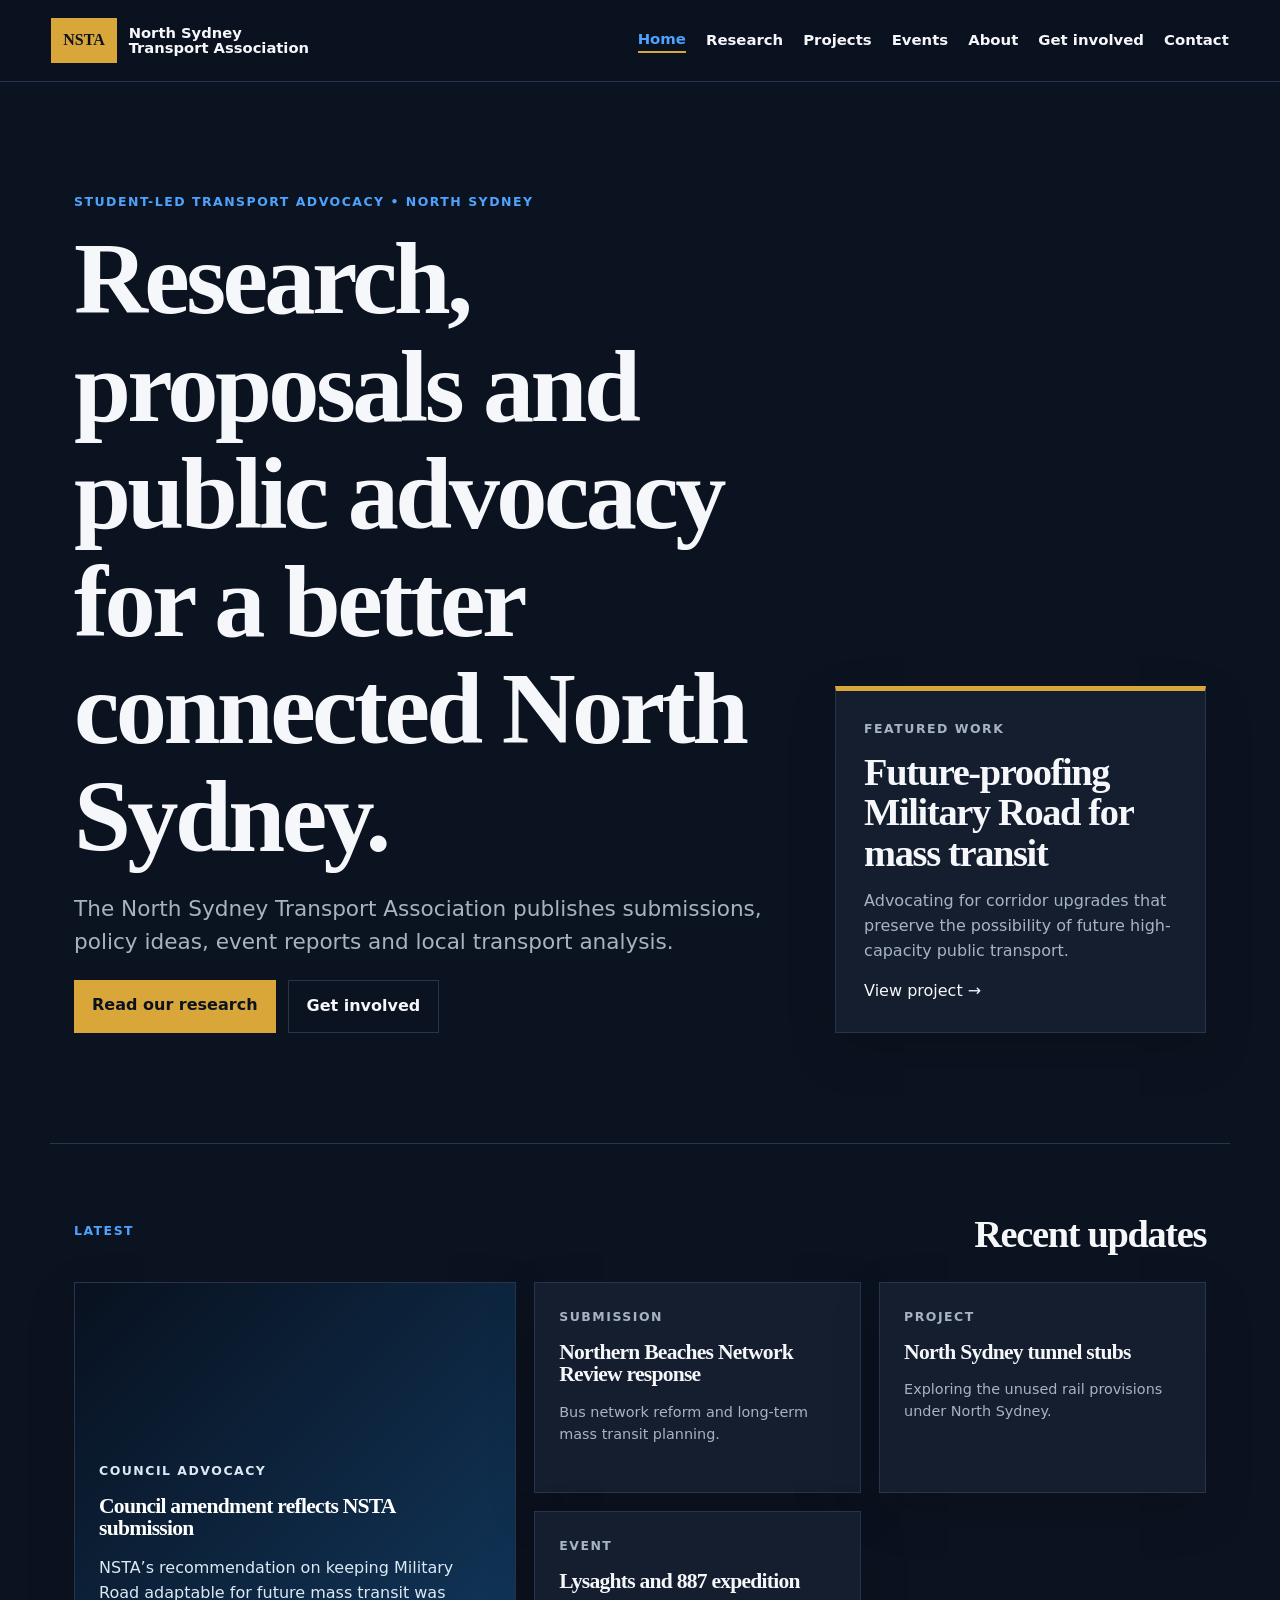
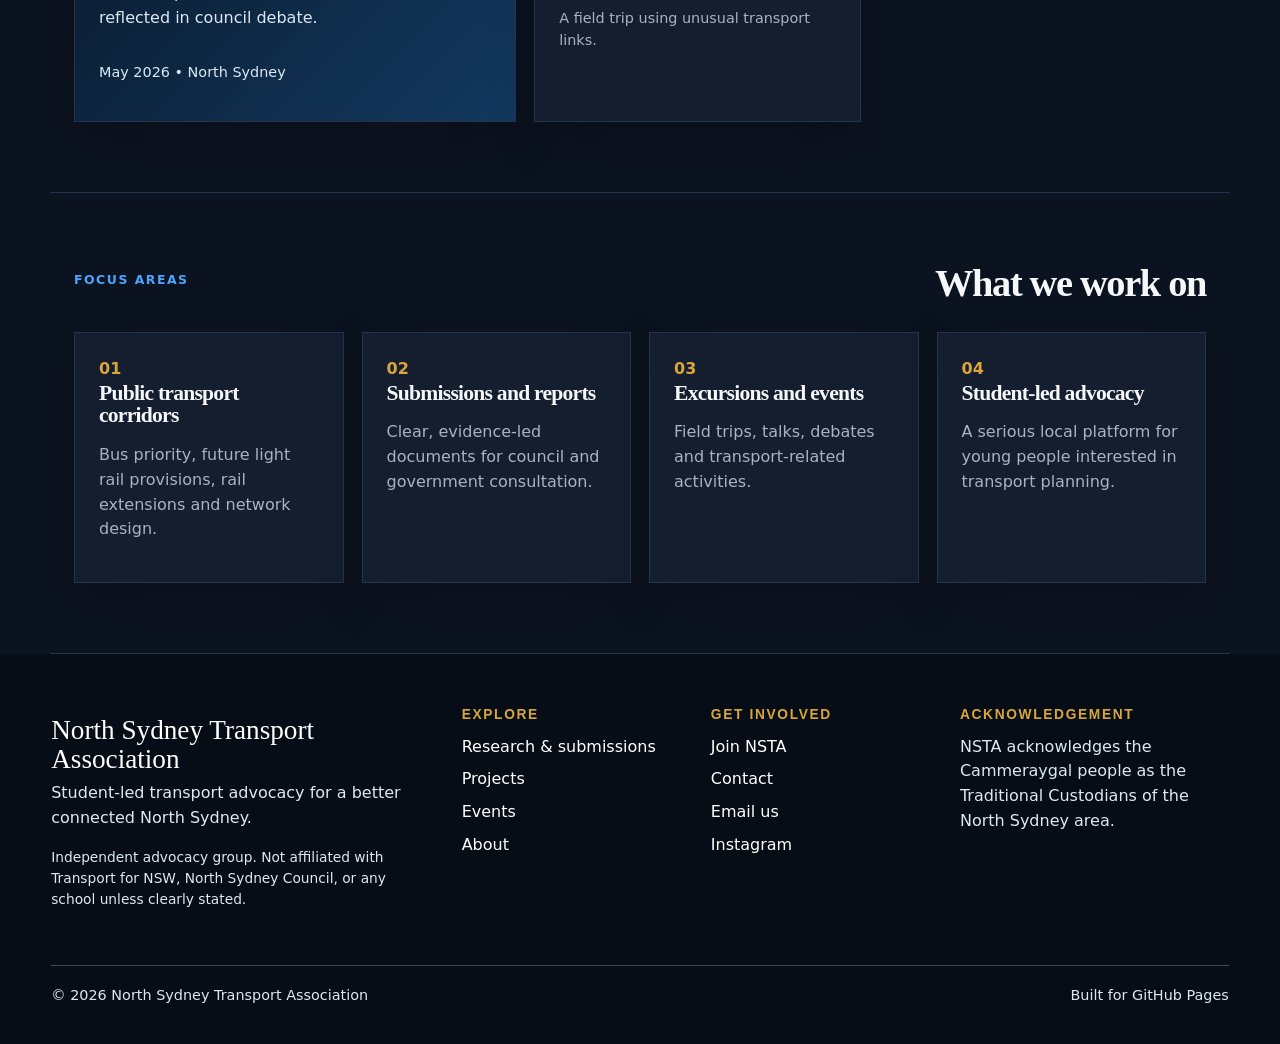
<file: index.html>
<!doctype html>
<html lang="en-AU">
<head>
  <meta charset="utf-8">
  <meta name="viewport" content="width=device-width,initial-scale=1">
  <title>Home | North Sydney Transport Association</title>
  <meta name="description" content="North Sydney Transport Association — student-led transport advocacy for a better connected North Sydney.">
  <link rel="stylesheet" href="styles.css">
</head>
<body>
  <header class="site-header">
    <a class="brand" href="index.html"><span class="brand-mark">NSTA</span><span class="brand-text">North Sydney<br>Transport Association</span></a>
    <button class="menu-toggle" aria-label="Open menu" aria-expanded="false">Menu</button>
    <nav class="nav" data-nav>
        <a class="active" href="index.html">Home</a>
        <a class="" href="research.html">Research</a>
        <a class="" href="projects.html">Projects</a>
        <a class="" href="events.html">Events</a>
        <a class="" href="about.html">About</a>
        <a class="" href="get-involved.html">Get involved</a>
        <a class="" href="contact.html">Contact</a>
    </nav>
  </header>
  <main>
    <section class="hero"><div class="hero-copy"><p class="eyebrow">Student-led transport advocacy • North Sydney</p><h1>Research, proposals and public advocacy for a better connected North Sydney.</h1><p class="lede">The North Sydney Transport Association publishes submissions, policy ideas, event reports and local transport analysis.</p><div class="hero-actions"><a class="button" href="research.html">Read our research</a><a class="button secondary" href="get-involved.html">Get involved</a></div></div><aside class="feature-card"><p class="label">Featured work</p><h2>Future-proofing Military Road for mass transit</h2><p>Advocating for corridor upgrades that preserve the possibility of future high-capacity public transport.</p><a href="projects.html">View project →</a></aside></section>
    <section class="section"><div class="section-heading"><p class="eyebrow">Latest</p><h2>Recent updates</h2></div><div class="latest-grid"><article class="main-story card"><p class="tag">Council advocacy</p><h3><a href="research.html">Council amendment reflects NSTA submission</a></h3><p>NSTA’s recommendation on keeping Military Road adaptable for future mass transit was reflected in council debate.</p><p class="meta">May 2026 • North Sydney</p></article><article class="card"><p class="tag">Submission</p><h3><a href="research.html">Northern Beaches Network Review response</a></h3><p class="meta">Bus network reform and long-term mass transit planning.</p></article><article class="card"><p class="tag">Project</p><h3><a href="projects.html">North Sydney tunnel stubs</a></h3><p class="meta">Exploring the unused rail provisions under North Sydney.</p></article><article class="card"><p class="tag">Event</p><h3><a href="events.html">Lysaghts and 887 expedition</a></h3><p class="meta">A field trip using unusual transport links.</p></article></div></section>
    <section class="section"><div class="section-heading"><p class="eyebrow">Focus areas</p><h2>What we work on</h2></div><div class="topic-grid"><a class="topic" href="projects.html"><span>01</span><h3>Public transport corridors</h3><p>Bus priority, future light rail provisions, rail extensions and network design.</p></a><a class="topic" href="research.html"><span>02</span><h3>Submissions and reports</h3><p>Clear, evidence-led documents for council and government consultation.</p></a><a class="topic" href="events.html"><span>03</span><h3>Excursions and events</h3><p>Field trips, talks, debates and transport-related activities.</p></a><a class="topic" href="about.html"><span>04</span><h3>Student-led advocacy</h3><p>A serious local platform for young people interested in transport planning.</p></a></div></section>
  </main>
  <footer class="big-footer">
    <div class="footer-grid">
      <div><a class="footer-brand" href="index.html">North Sydney Transport Association</a><p>Student-led transport advocacy for a better connected North Sydney.</p><p class="small">Independent advocacy group. Not affiliated with Transport for NSW, North Sydney Council, or any school unless clearly stated.</p></div>
      <div><h3>Explore</h3><a href="research.html">Research & submissions</a><a href="projects.html">Projects</a><a href="events.html">Events</a><a href="about.html">About</a></div>
      <div><h3>Get involved</h3><a href="get-involved.html">Join NSTA</a><a href="contact.html">Contact</a><a href="mailto:northsydneytransportassociation@gmail.com">Email us</a><a href="#">Instagram</a></div>
      <div><h3>Acknowledgement</h3><p>NSTA acknowledges the Cammeraygal people as the Traditional Custodians of the North Sydney area.</p></div>
    </div>
    <div class="footer-bottom"><p>© <span id="year"></span> North Sydney Transport Association</p><p>Built for GitHub Pages</p></div>
  </footer>
  <script src="script.js"></script>
</body>
</html>
</file>
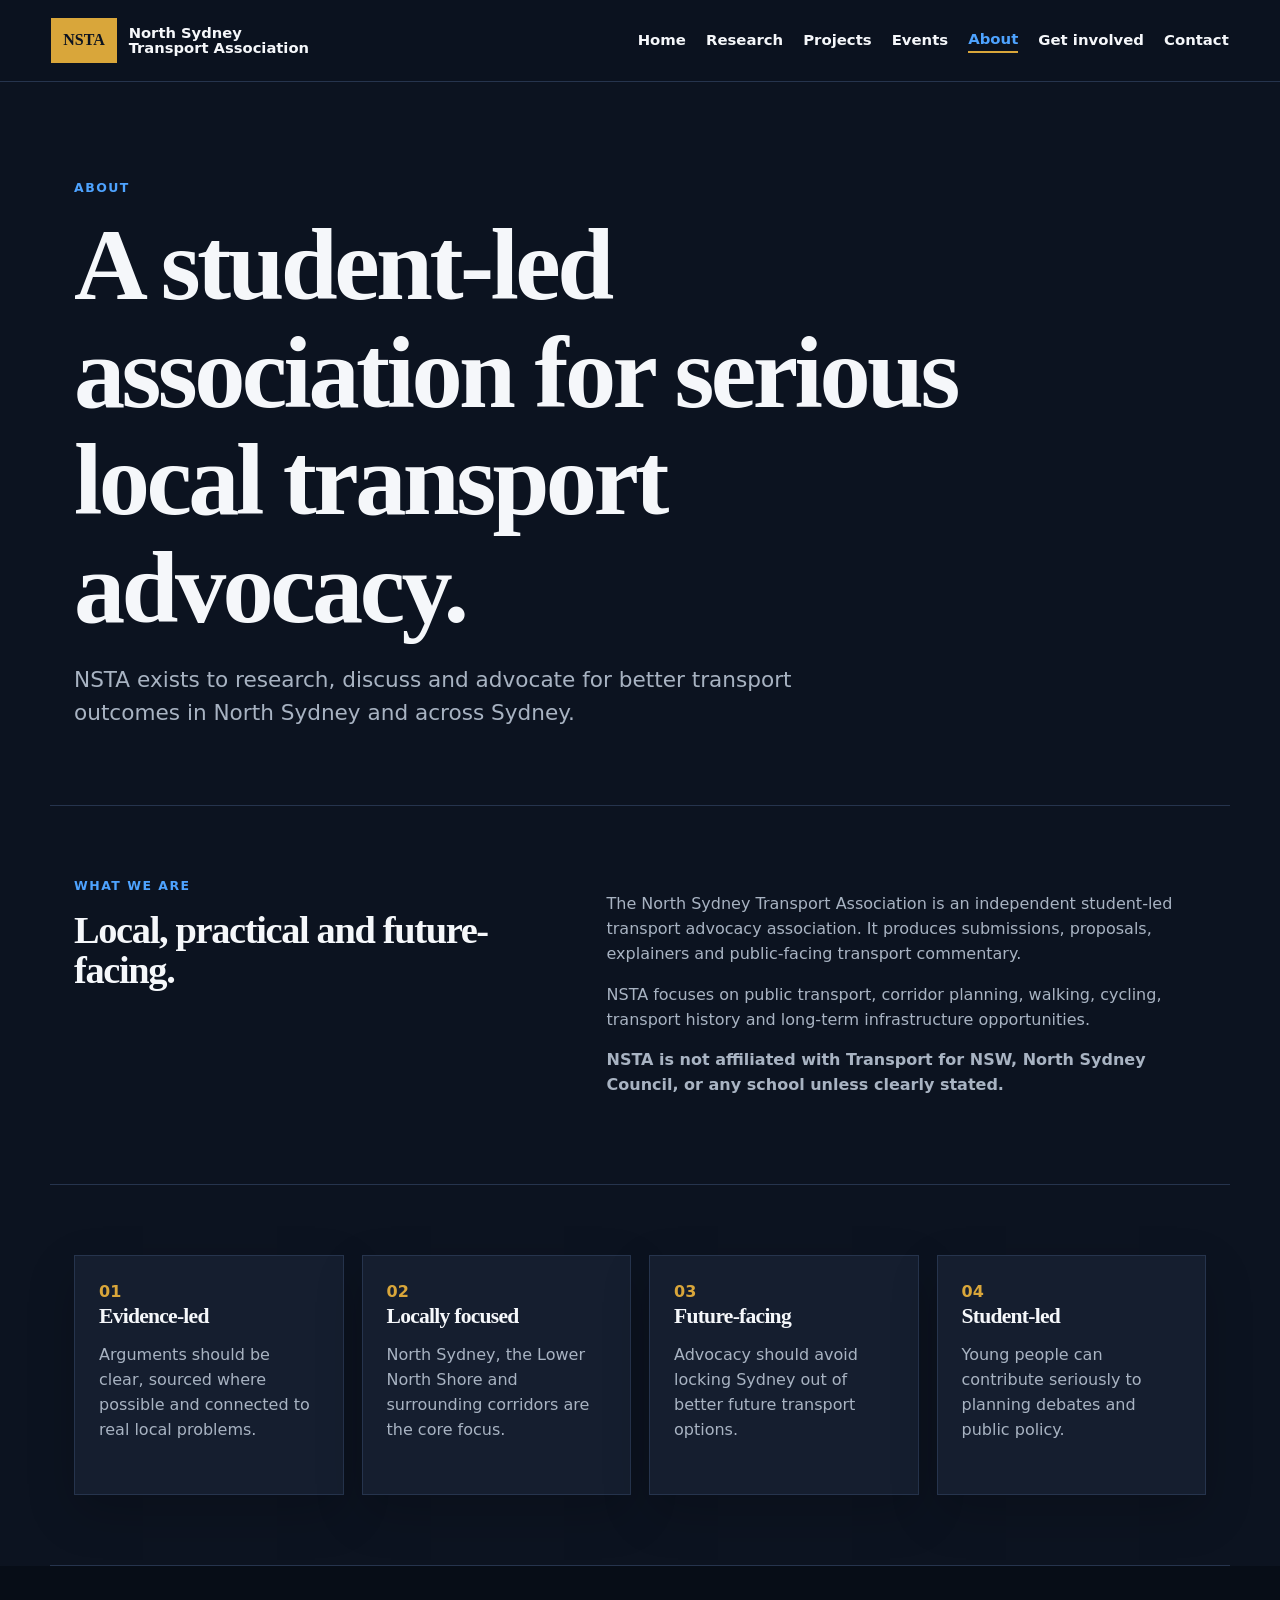
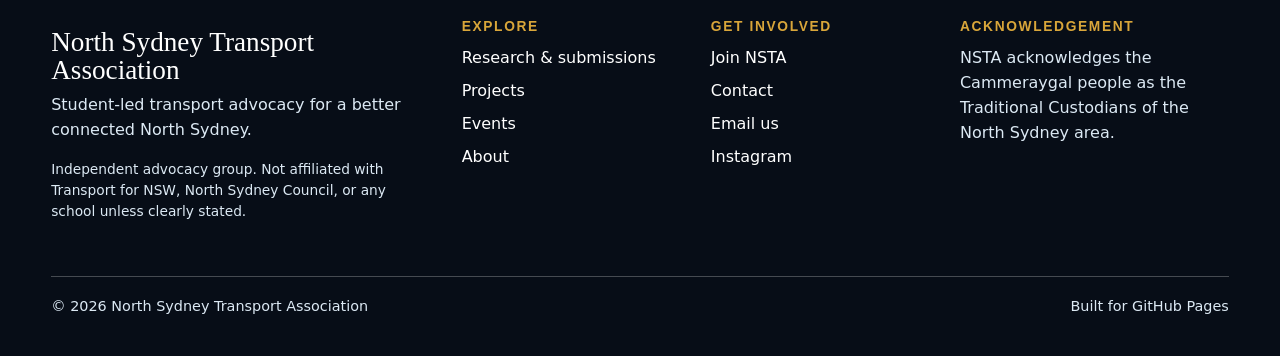
<file: about.html>
<!doctype html>
<html lang="en-AU">
<head>
  <meta charset="utf-8">
  <meta name="viewport" content="width=device-width,initial-scale=1">
  <title>About | North Sydney Transport Association</title>
  <meta name="description" content="North Sydney Transport Association — student-led transport advocacy for a better connected North Sydney.">
  <link rel="stylesheet" href="styles.css">
</head>
<body>
  <header class="site-header">
    <a class="brand" href="index.html"><span class="brand-mark">NSTA</span><span class="brand-text">North Sydney<br>Transport Association</span></a>
    <button class="menu-toggle" aria-label="Open menu" aria-expanded="false">Menu</button>
    <nav class="nav" data-nav>
        <a class="" href="index.html">Home</a>
        <a class="" href="research.html">Research</a>
        <a class="" href="projects.html">Projects</a>
        <a class="" href="events.html">Events</a>
        <a class="active" href="about.html">About</a>
        <a class="" href="get-involved.html">Get involved</a>
        <a class="" href="contact.html">Contact</a>
    </nav>
  </header>
  <main>
    <section class="page-hero"><p class="eyebrow">About</p><h1>A student-led association for serious local transport advocacy.</h1><p class="lede">NSTA exists to research, discuss and advocate for better transport outcomes in North Sydney and across Sydney.</p></section>
    <section class="section split"><div><p class="eyebrow">What we are</p><h2>Local, practical and future-facing.</h2></div><div class="rich-text"><p>The North Sydney Transport Association is an independent student-led transport advocacy association. It produces submissions, proposals, explainers and public-facing transport commentary.</p><p>NSTA focuses on public transport, corridor planning, walking, cycling, transport history and long-term infrastructure opportunities.</p><p><strong>NSTA is not affiliated with Transport for NSW, North Sydney Council, or any school unless clearly stated.</strong></p></div></section>
    <section class="section"><div class="topic-grid"><div class="topic"><span>01</span><h3>Evidence-led</h3><p>Arguments should be clear, sourced where possible and connected to real local problems.</p></div><div class="topic"><span>02</span><h3>Locally focused</h3><p>North Sydney, the Lower North Shore and surrounding corridors are the core focus.</p></div><div class="topic"><span>03</span><h3>Future-facing</h3><p>Advocacy should avoid locking Sydney out of better future transport options.</p></div><div class="topic"><span>04</span><h3>Student-led</h3><p>Young people can contribute seriously to planning debates and public policy.</p></div></div></section>
  </main>
  <footer class="big-footer">
    <div class="footer-grid">
      <div><a class="footer-brand" href="index.html">North Sydney Transport Association</a><p>Student-led transport advocacy for a better connected North Sydney.</p><p class="small">Independent advocacy group. Not affiliated with Transport for NSW, North Sydney Council, or any school unless clearly stated.</p></div>
      <div><h3>Explore</h3><a href="research.html">Research & submissions</a><a href="projects.html">Projects</a><a href="events.html">Events</a><a href="about.html">About</a></div>
      <div><h3>Get involved</h3><a href="get-involved.html">Join NSTA</a><a href="contact.html">Contact</a><a href="mailto:northsydneytransportassociation@gmail.com">Email us</a><a href="#">Instagram</a></div>
      <div><h3>Acknowledgement</h3><p>NSTA acknowledges the Cammeraygal people as the Traditional Custodians of the North Sydney area.</p></div>
    </div>
    <div class="footer-bottom"><p>© <span id="year"></span> North Sydney Transport Association</p><p>Built for GitHub Pages</p></div>
  </footer>
  <script src="script.js"></script>
</body>
</html>
</file>
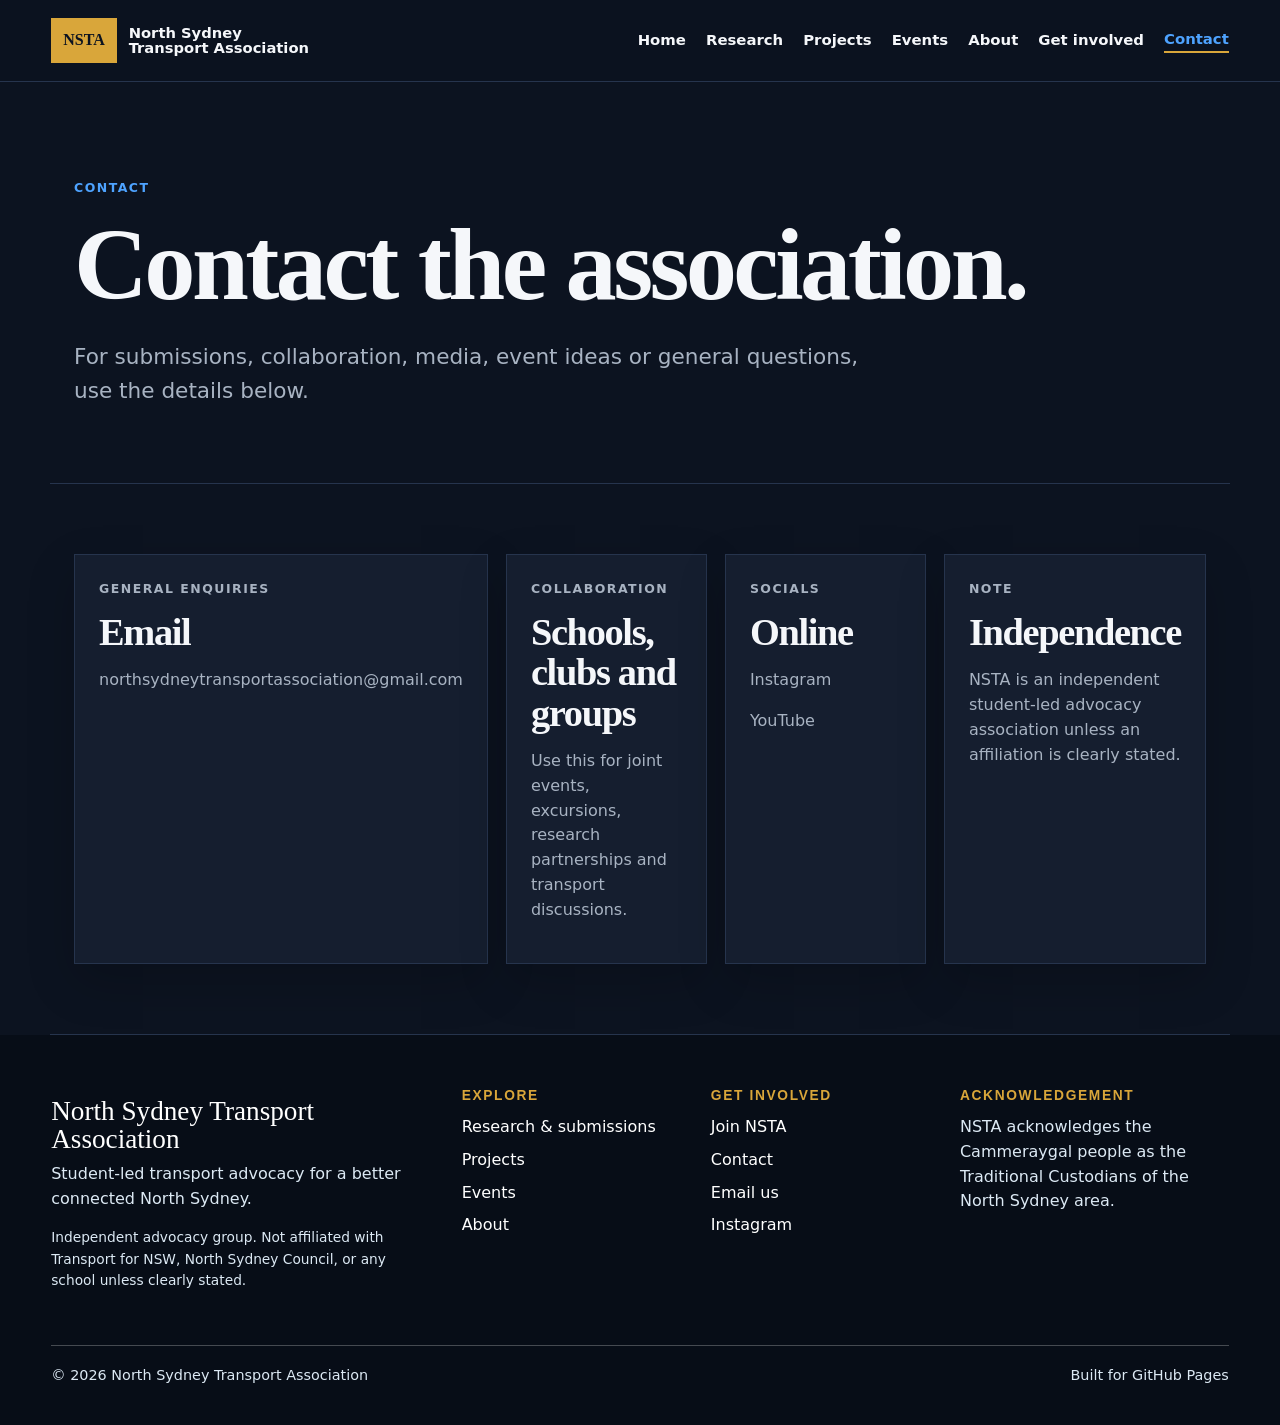
<file: contact.html>
<!doctype html>
<html lang="en-AU">
<head>
  <meta charset="utf-8">
  <meta name="viewport" content="width=device-width,initial-scale=1">
  <title>Contact | North Sydney Transport Association</title>
  <meta name="description" content="North Sydney Transport Association — student-led transport advocacy for a better connected North Sydney.">
  <link rel="stylesheet" href="styles.css">
</head>
<body>
  <header class="site-header">
    <a class="brand" href="index.html"><span class="brand-mark">NSTA</span><span class="brand-text">North Sydney<br>Transport Association</span></a>
    <button class="menu-toggle" aria-label="Open menu" aria-expanded="false">Menu</button>
    <nav class="nav" data-nav>
        <a class="" href="index.html">Home</a>
        <a class="" href="research.html">Research</a>
        <a class="" href="projects.html">Projects</a>
        <a class="" href="events.html">Events</a>
        <a class="" href="about.html">About</a>
        <a class="" href="get-involved.html">Get involved</a>
        <a class="active" href="contact.html">Contact</a>
    </nav>
  </header>
  <main>
    <section class="page-hero"><p class="eyebrow">Contact</p><h1>Contact the association.</h1><p class="lede">For submissions, collaboration, media, event ideas or general questions, use the details below.</p></section>
    <section class="section contact-grid"><div class="contact-card"><p class="tag">General enquiries</p><h2>Email</h2><p><a href="mailto:northsydneytransportassociation@gmail.com">northsydneytransportassociation@gmail.com</a></p></div><div class="contact-card"><p class="tag">Collaboration</p><h2>Schools, clubs and groups</h2><p>Use this for joint events, excursions, research partnerships and transport discussions.</p></div><div class="contact-card"><p class="tag">Socials</p><h2>Online</h2><p><a href="#">Instagram</a></p><p><a href="#">YouTube</a></p></div><div class="contact-card"><p class="tag">Note</p><h2>Independence</h2><p>NSTA is an independent student-led advocacy association unless an affiliation is clearly stated.</p></div></section>
  </main>
  <footer class="big-footer">
    <div class="footer-grid">
      <div><a class="footer-brand" href="index.html">North Sydney Transport Association</a><p>Student-led transport advocacy for a better connected North Sydney.</p><p class="small">Independent advocacy group. Not affiliated with Transport for NSW, North Sydney Council, or any school unless clearly stated.</p></div>
      <div><h3>Explore</h3><a href="research.html">Research & submissions</a><a href="projects.html">Projects</a><a href="events.html">Events</a><a href="about.html">About</a></div>
      <div><h3>Get involved</h3><a href="get-involved.html">Join NSTA</a><a href="contact.html">Contact</a><a href="mailto:northsydneytransportassociation@gmail.com">Email us</a><a href="#">Instagram</a></div>
      <div><h3>Acknowledgement</h3><p>NSTA acknowledges the Cammeraygal people as the Traditional Custodians of the North Sydney area.</p></div>
    </div>
    <div class="footer-bottom"><p>© <span id="year"></span> North Sydney Transport Association</p><p>Built for GitHub Pages</p></div>
  </footer>
  <script src="script.js"></script>
</body>
</html>
</file>
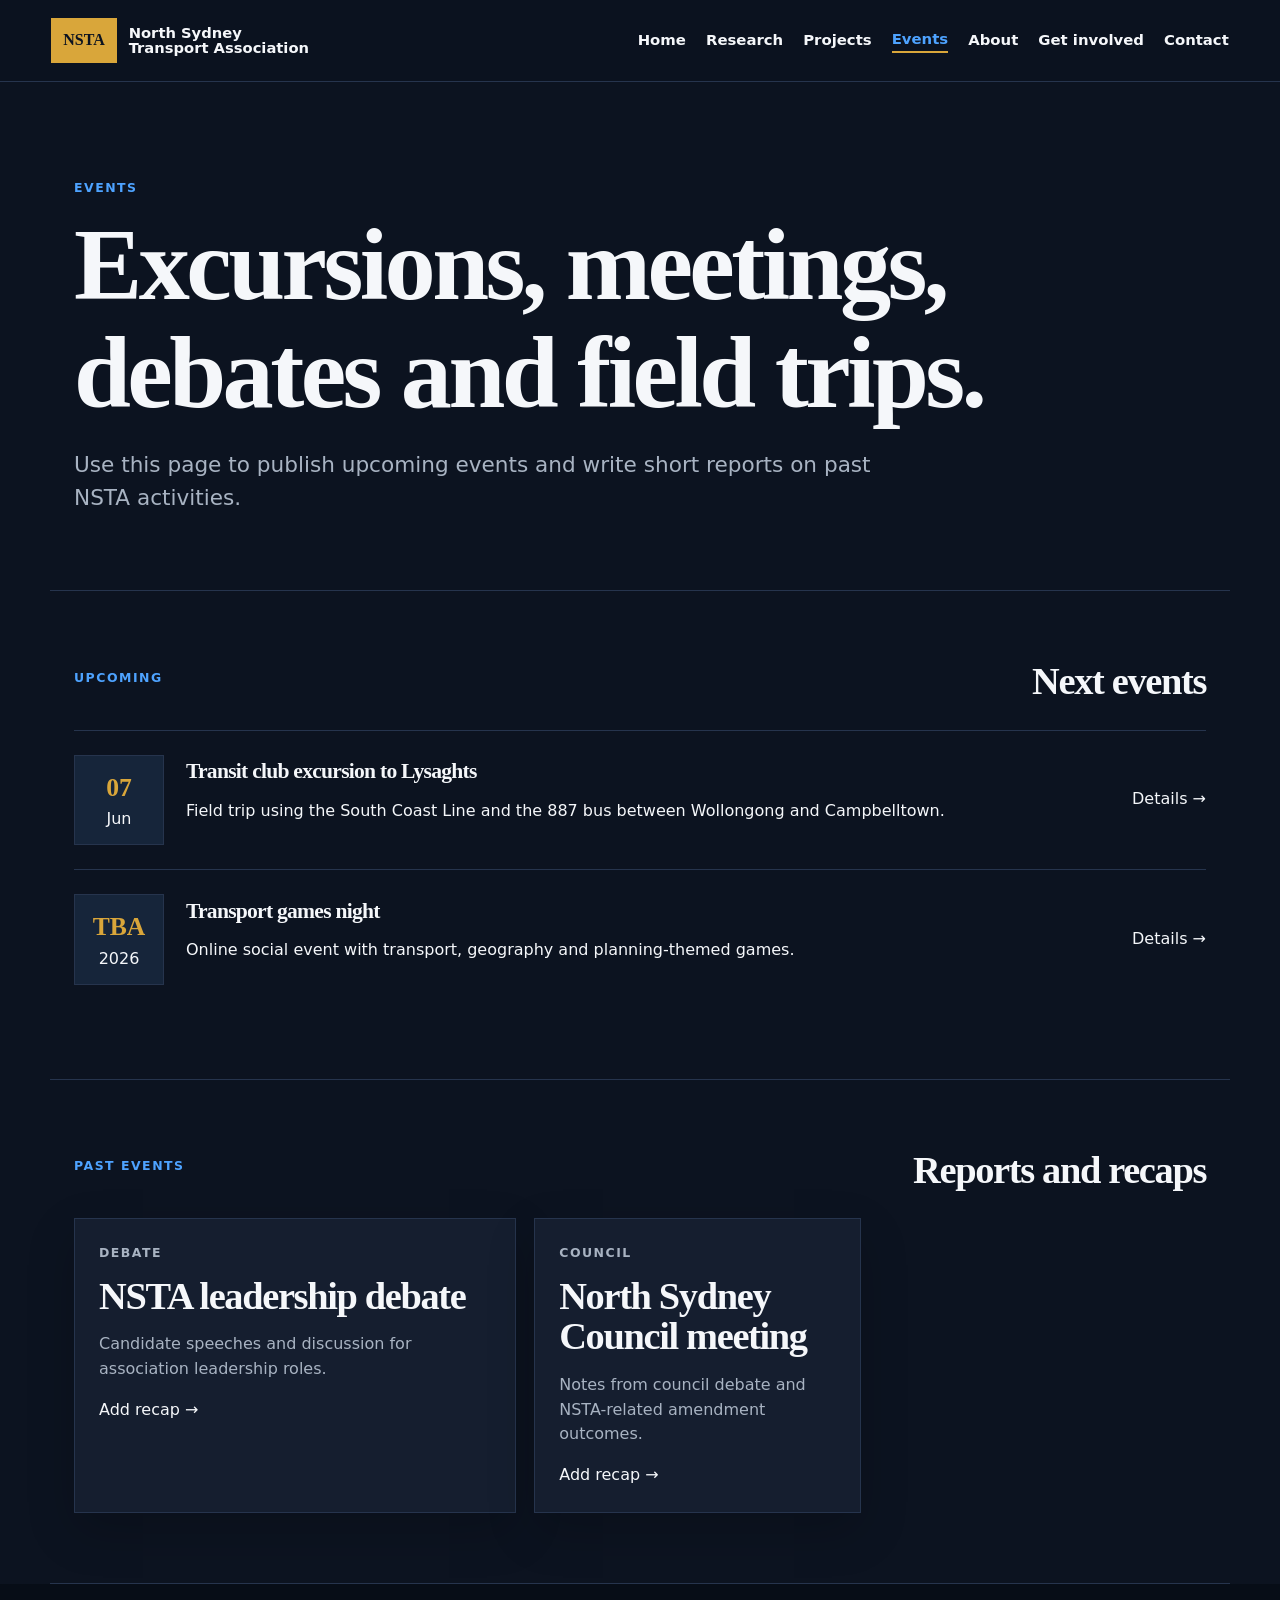
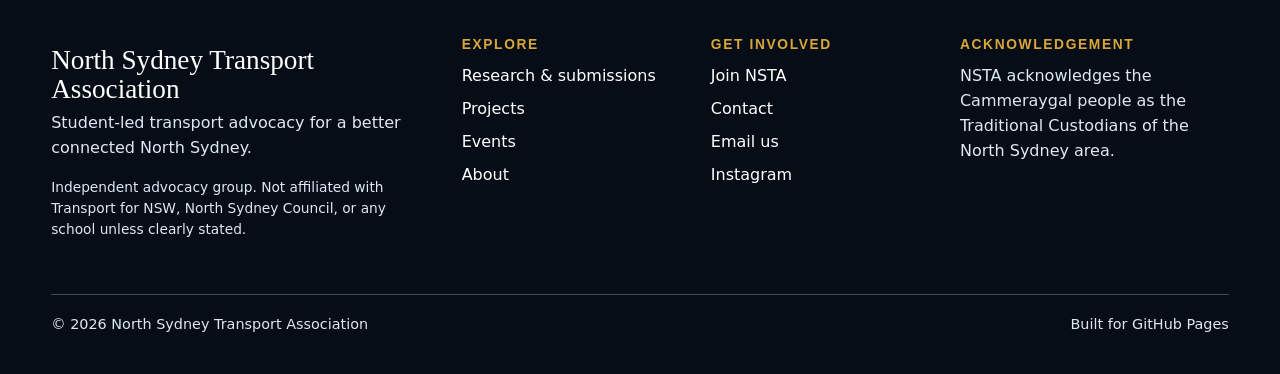
<file: events.html>
<!doctype html>
<html lang="en-AU">
<head>
  <meta charset="utf-8">
  <meta name="viewport" content="width=device-width,initial-scale=1">
  <title>Events | North Sydney Transport Association</title>
  <meta name="description" content="North Sydney Transport Association — student-led transport advocacy for a better connected North Sydney.">
  <link rel="stylesheet" href="styles.css">
</head>
<body>
  <header class="site-header">
    <a class="brand" href="index.html"><span class="brand-mark">NSTA</span><span class="brand-text">North Sydney<br>Transport Association</span></a>
    <button class="menu-toggle" aria-label="Open menu" aria-expanded="false">Menu</button>
    <nav class="nav" data-nav>
        <a class="" href="index.html">Home</a>
        <a class="" href="research.html">Research</a>
        <a class="" href="projects.html">Projects</a>
        <a class="active" href="events.html">Events</a>
        <a class="" href="about.html">About</a>
        <a class="" href="get-involved.html">Get involved</a>
        <a class="" href="contact.html">Contact</a>
    </nav>
  </header>
  <main>
    <section class="page-hero"><p class="eyebrow">Events</p><h1>Excursions, meetings, debates and field trips.</h1><p class="lede">Use this page to publish upcoming events and write short reports on past NSTA activities.</p></section>
    <section class="section"><div class="section-heading"><p class="eyebrow">Upcoming</p><h2>Next events</h2></div><div class="event-row"><div class="date-box"><strong>07</strong><span>Jun</span></div><div><h3>Transit club excursion to Lysaghts</h3><p>Field trip using the South Coast Line and the 887 bus between Wollongong and Campbelltown.</p></div><a href="#">Details →</a></div><div class="event-row"><div class="date-box"><strong>TBA</strong><span>2026</span></div><div><h3>Transport games night</h3><p>Online social event with transport, geography and planning-themed games.</p></div><a href="#">Details →</a></div></section>
    <section class="section"><div class="section-heading"><p class="eyebrow">Past events</p><h2>Reports and recaps</h2></div><div class="archive-grid"><article class="archive-card"><p class="tag">Debate</p><h2>NSTA leadership debate</h2><p>Candidate speeches and discussion for association leadership roles.</p><a href="#">Add recap →</a></article><article class="archive-card"><p class="tag">Council</p><h2>North Sydney Council meeting</h2><p>Notes from council debate and NSTA-related amendment outcomes.</p><a href="#">Add recap →</a></article></div></section>
  </main>
  <footer class="big-footer">
    <div class="footer-grid">
      <div><a class="footer-brand" href="index.html">North Sydney Transport Association</a><p>Student-led transport advocacy for a better connected North Sydney.</p><p class="small">Independent advocacy group. Not affiliated with Transport for NSW, North Sydney Council, or any school unless clearly stated.</p></div>
      <div><h3>Explore</h3><a href="research.html">Research & submissions</a><a href="projects.html">Projects</a><a href="events.html">Events</a><a href="about.html">About</a></div>
      <div><h3>Get involved</h3><a href="get-involved.html">Join NSTA</a><a href="contact.html">Contact</a><a href="mailto:northsydneytransportassociation@gmail.com">Email us</a><a href="#">Instagram</a></div>
      <div><h3>Acknowledgement</h3><p>NSTA acknowledges the Cammeraygal people as the Traditional Custodians of the North Sydney area.</p></div>
    </div>
    <div class="footer-bottom"><p>© <span id="year"></span> North Sydney Transport Association</p><p>Built for GitHub Pages</p></div>
  </footer>
  <script src="script.js"></script>
</body>
</html>
</file>
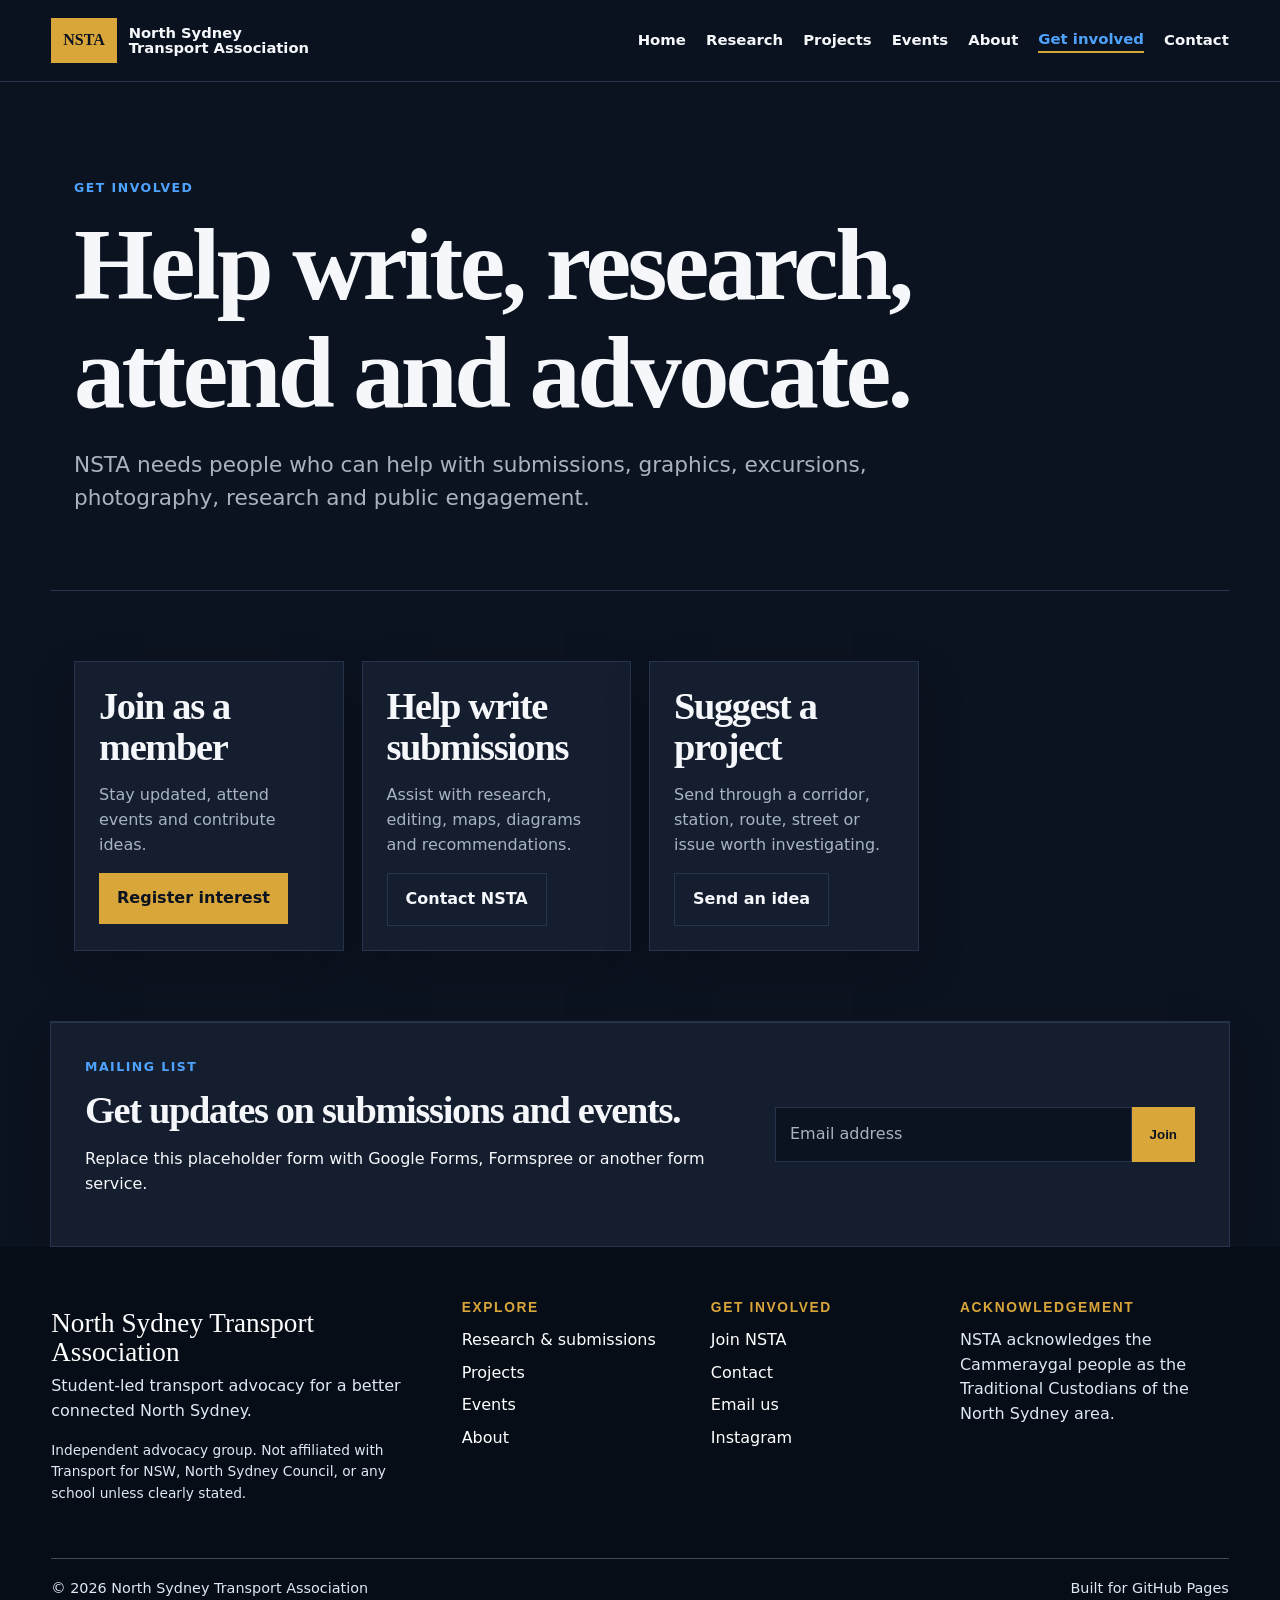
<file: get-involved.html>
<!doctype html>
<html lang="en-AU">
<head>
  <meta charset="utf-8">
  <meta name="viewport" content="width=device-width,initial-scale=1">
  <title>Get involved | North Sydney Transport Association</title>
  <meta name="description" content="North Sydney Transport Association — student-led transport advocacy for a better connected North Sydney.">
  <link rel="stylesheet" href="styles.css">
</head>
<body>
  <header class="site-header">
    <a class="brand" href="index.html"><span class="brand-mark">NSTA</span><span class="brand-text">North Sydney<br>Transport Association</span></a>
    <button class="menu-toggle" aria-label="Open menu" aria-expanded="false">Menu</button>
    <nav class="nav" data-nav>
        <a class="" href="index.html">Home</a>
        <a class="" href="research.html">Research</a>
        <a class="" href="projects.html">Projects</a>
        <a class="" href="events.html">Events</a>
        <a class="" href="about.html">About</a>
        <a class="active" href="get-involved.html">Get involved</a>
        <a class="" href="contact.html">Contact</a>
    </nav>
  </header>
  <main>
    <section class="page-hero"><p class="eyebrow">Get involved</p><h1>Help write, research, attend and advocate.</h1><p class="lede">NSTA needs people who can help with submissions, graphics, excursions, photography, research and public engagement.</p></section>
    <section class="section"><div class="join-grid"><article class="join-card"><h2>Join as a member</h2><p>Stay updated, attend events and contribute ideas.</p><a class="button" href="contact.html">Register interest</a></article><article class="join-card"><h2>Help write submissions</h2><p>Assist with research, editing, maps, diagrams and recommendations.</p><a class="button secondary" href="contact.html">Contact NSTA</a></article><article class="join-card"><h2>Suggest a project</h2><p>Send through a corridor, station, route, street or issue worth investigating.</p><a class="button secondary" href="contact.html">Send an idea</a></article></div></section>
    <section class="section newsletter"><div><p class="eyebrow">Mailing list</p><h2>Get updates on submissions and events.</h2><p>Replace this placeholder form with Google Forms, Formspree or another form service.</p></div><form action="https://formspree.io/f/your-id" method="POST"><input type="email" name="email" placeholder="Email address" aria-label="Email address"><button type="submit">Join</button></form></section>
  </main>
  <footer class="big-footer">
    <div class="footer-grid">
      <div><a class="footer-brand" href="index.html">North Sydney Transport Association</a><p>Student-led transport advocacy for a better connected North Sydney.</p><p class="small">Independent advocacy group. Not affiliated with Transport for NSW, North Sydney Council, or any school unless clearly stated.</p></div>
      <div><h3>Explore</h3><a href="research.html">Research & submissions</a><a href="projects.html">Projects</a><a href="events.html">Events</a><a href="about.html">About</a></div>
      <div><h3>Get involved</h3><a href="get-involved.html">Join NSTA</a><a href="contact.html">Contact</a><a href="mailto:northsydneytransportassociation@gmail.com">Email us</a><a href="#">Instagram</a></div>
      <div><h3>Acknowledgement</h3><p>NSTA acknowledges the Cammeraygal people as the Traditional Custodians of the North Sydney area.</p></div>
    </div>
    <div class="footer-bottom"><p>© <span id="year"></span> North Sydney Transport Association</p><p>Built for GitHub Pages</p></div>
  </footer>
  <script src="script.js"></script>
</body>
</html>
</file>
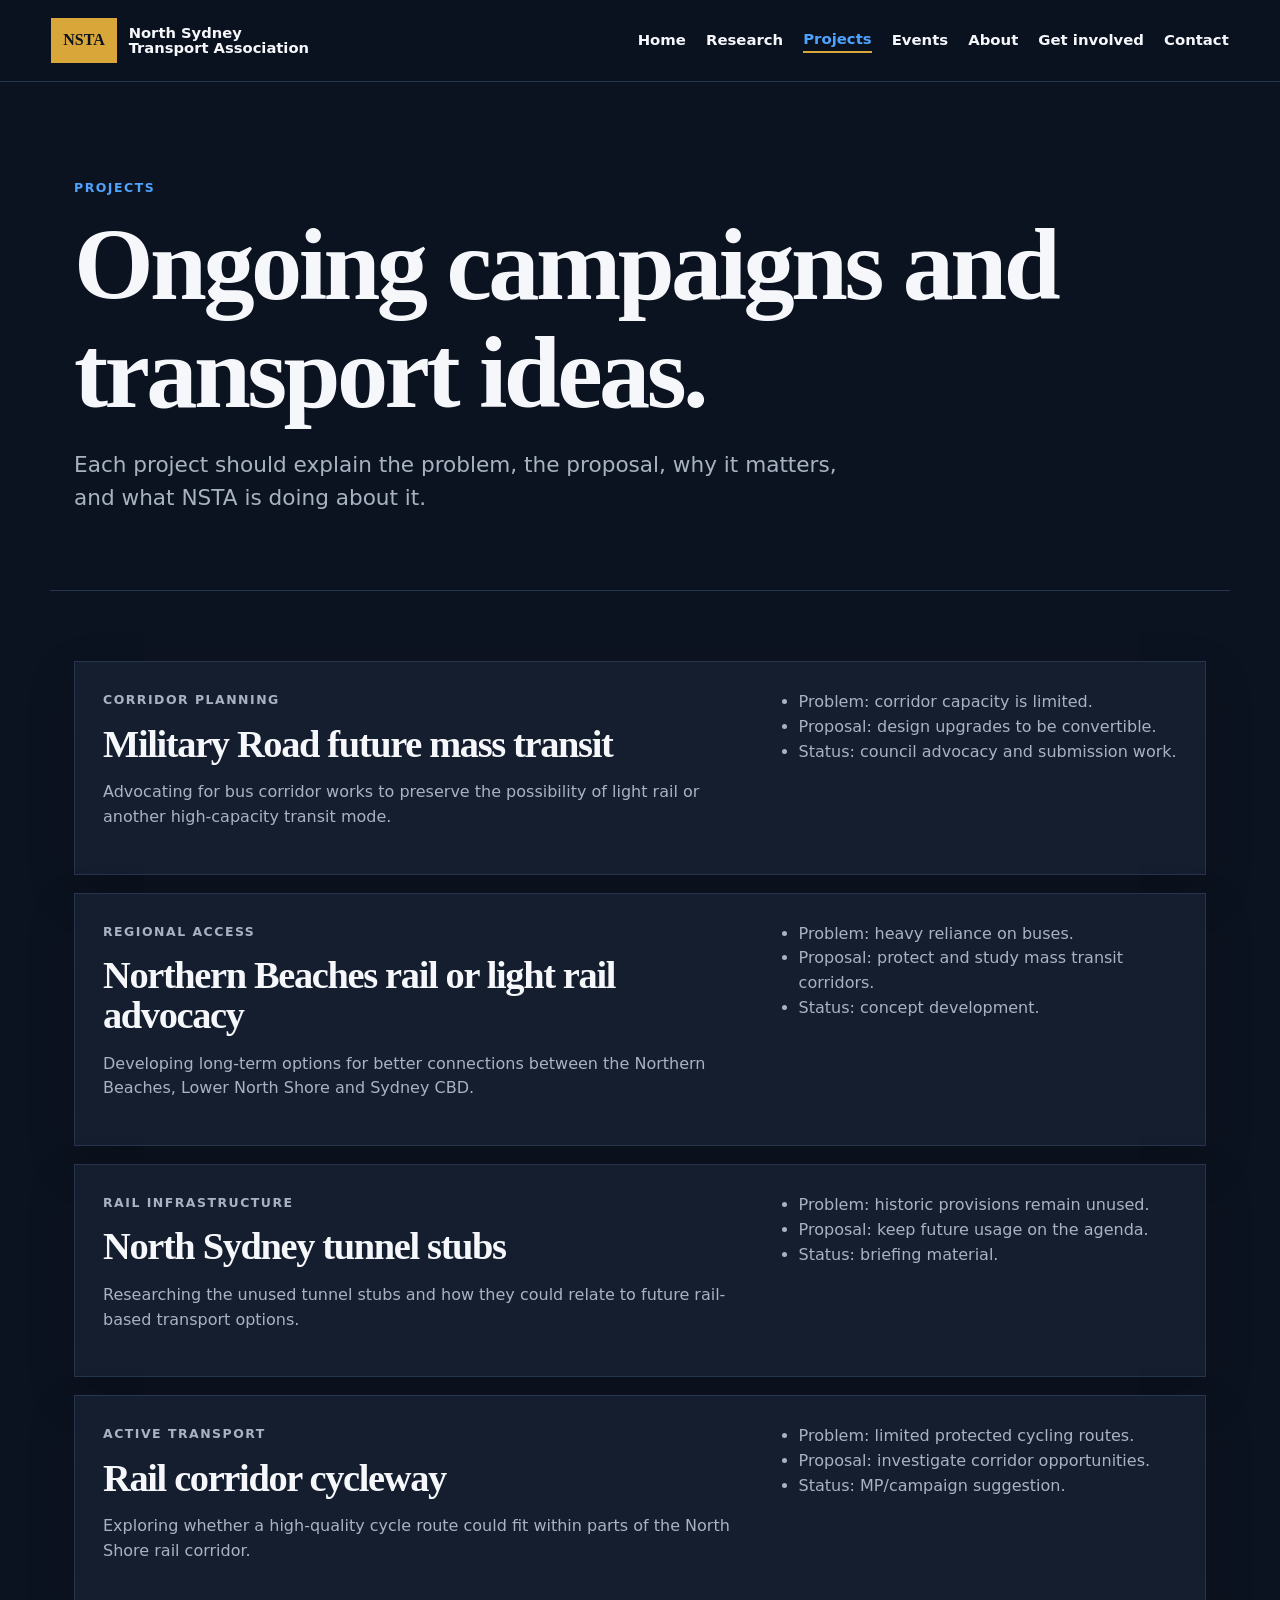
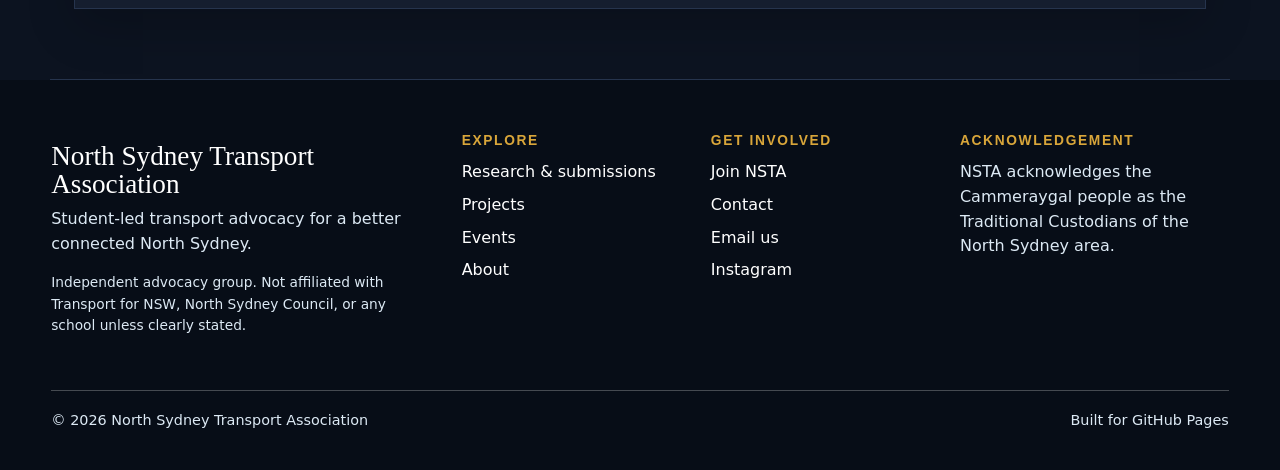
<file: projects.html>
<!doctype html>
<html lang="en-AU">
<head>
  <meta charset="utf-8">
  <meta name="viewport" content="width=device-width,initial-scale=1">
  <title>Projects | North Sydney Transport Association</title>
  <meta name="description" content="North Sydney Transport Association — student-led transport advocacy for a better connected North Sydney.">
  <link rel="stylesheet" href="styles.css">
</head>
<body>
  <header class="site-header">
    <a class="brand" href="index.html"><span class="brand-mark">NSTA</span><span class="brand-text">North Sydney<br>Transport Association</span></a>
    <button class="menu-toggle" aria-label="Open menu" aria-expanded="false">Menu</button>
    <nav class="nav" data-nav>
        <a class="" href="index.html">Home</a>
        <a class="" href="research.html">Research</a>
        <a class="active" href="projects.html">Projects</a>
        <a class="" href="events.html">Events</a>
        <a class="" href="about.html">About</a>
        <a class="" href="get-involved.html">Get involved</a>
        <a class="" href="contact.html">Contact</a>
    </nav>
  </header>
  <main>
    <section class="page-hero"><p class="eyebrow">Projects</p><h1>Ongoing campaigns and transport ideas.</h1><p class="lede">Each project should explain the problem, the proposal, why it matters, and what NSTA is doing about it.</p></section>
    <section class="section"><div class="project-list"><article class="project"><div><p class="tag">Corridor planning</p><h2>Military Road future mass transit</h2><p>Advocating for bus corridor works to preserve the possibility of light rail or another high-capacity transit mode.</p></div><ul><li>Problem: corridor capacity is limited.</li><li>Proposal: design upgrades to be convertible.</li><li>Status: council advocacy and submission work.</li></ul></article><article class="project"><div><p class="tag">Regional access</p><h2>Northern Beaches rail or light rail advocacy</h2><p>Developing long-term options for better connections between the Northern Beaches, Lower North Shore and Sydney CBD.</p></div><ul><li>Problem: heavy reliance on buses.</li><li>Proposal: protect and study mass transit corridors.</li><li>Status: concept development.</li></ul></article><article class="project"><div><p class="tag">Rail infrastructure</p><h2>North Sydney tunnel stubs</h2><p>Researching the unused tunnel stubs and how they could relate to future rail-based transport options.</p></div><ul><li>Problem: historic provisions remain unused.</li><li>Proposal: keep future usage on the agenda.</li><li>Status: briefing material.</li></ul></article><article class="project"><div><p class="tag">Active transport</p><h2>Rail corridor cycleway</h2><p>Exploring whether a high-quality cycle route could fit within parts of the North Shore rail corridor.</p></div><ul><li>Problem: limited protected cycling routes.</li><li>Proposal: investigate corridor opportunities.</li><li>Status: MP/campaign suggestion.</li></ul></article></div></section>
  </main>
  <footer class="big-footer">
    <div class="footer-grid">
      <div><a class="footer-brand" href="index.html">North Sydney Transport Association</a><p>Student-led transport advocacy for a better connected North Sydney.</p><p class="small">Independent advocacy group. Not affiliated with Transport for NSW, North Sydney Council, or any school unless clearly stated.</p></div>
      <div><h3>Explore</h3><a href="research.html">Research & submissions</a><a href="projects.html">Projects</a><a href="events.html">Events</a><a href="about.html">About</a></div>
      <div><h3>Get involved</h3><a href="get-involved.html">Join NSTA</a><a href="contact.html">Contact</a><a href="mailto:northsydneytransportassociation@gmail.com">Email us</a><a href="#">Instagram</a></div>
      <div><h3>Acknowledgement</h3><p>NSTA acknowledges the Cammeraygal people as the Traditional Custodians of the North Sydney area.</p></div>
    </div>
    <div class="footer-bottom"><p>© <span id="year"></span> North Sydney Transport Association</p><p>Built for GitHub Pages</p></div>
  </footer>
  <script src="script.js"></script>
</body>
</html>
</file>
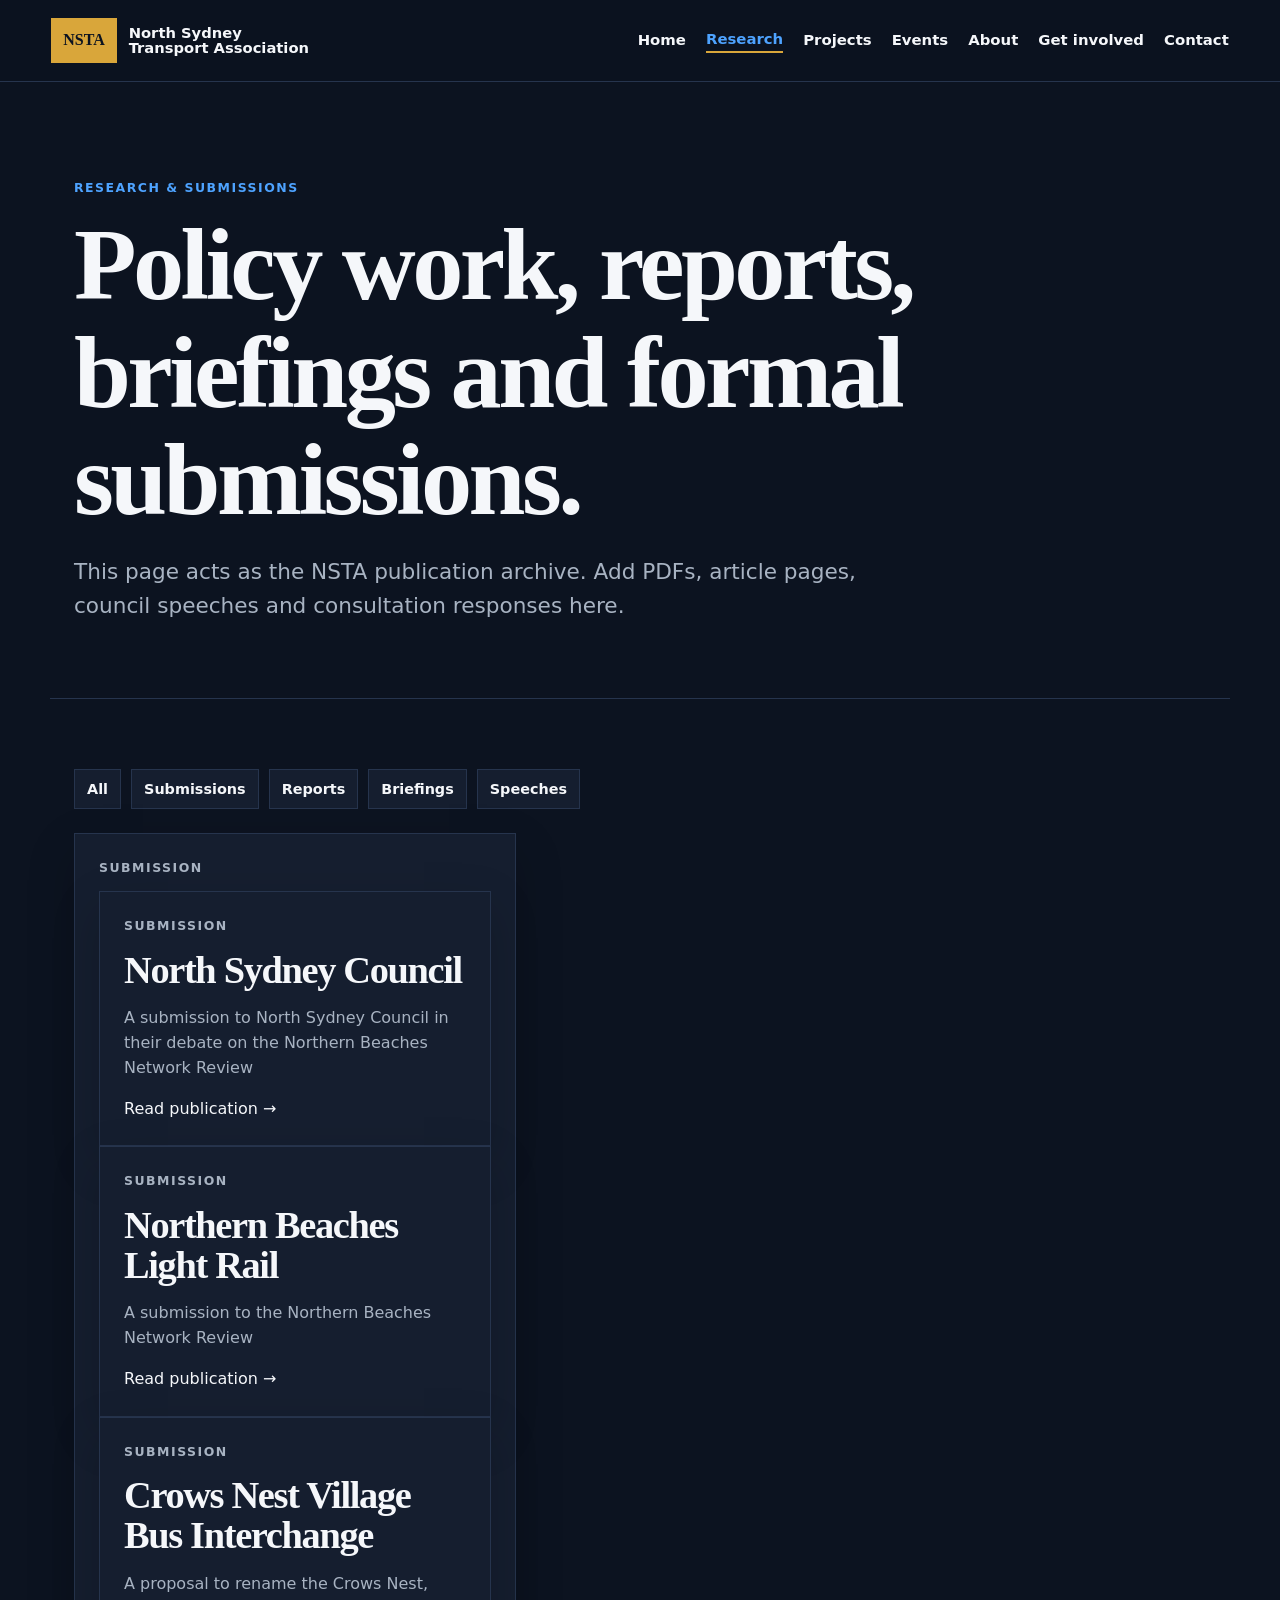
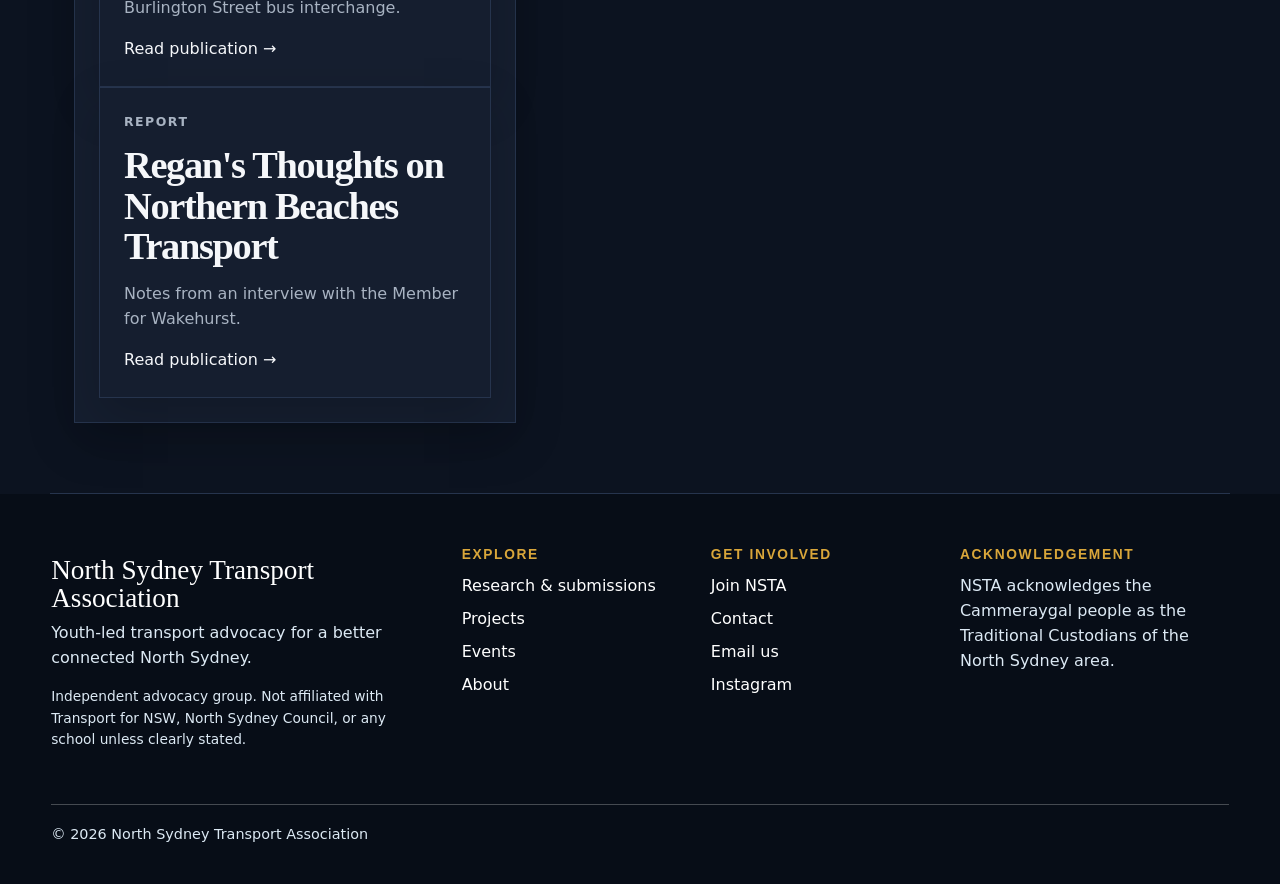
<file: research.html>
<!doctype html>
<html lang="en-AU">
<head>
  <meta charset="utf-8">
  <meta name="viewport" content="width=device-width,initial-scale=1">
  <title>Research | North Sydney Transport Association</title>
  <meta name="description" content="North Sydney Transport Association — student-led transport advocacy for a better connected North Sydney.">
  <link rel="stylesheet" href="styles.css">
</head>
<body>
  <header class="site-header">
    <a class="brand" href="index.html"><span class="brand-mark">NSTA</span><span class="brand-text">North Sydney<br>Transport Association</span></a>
    <button class="menu-toggle" aria-label="Open menu" aria-expanded="false">Menu</button>
    <nav class="nav" data-nav>
        <a class="" href="index.html">Home</a>
        <a class="active" href="research.html">Research</a>
        <a class="" href="projects.html">Projects</a>
        <a class="" href="events.html">Events</a>
        <a class="" href="about.html">About</a>
        <a class="" href="get-involved.html">Get involved</a>
        <a class="" href="contact.html">Contact</a>
    </nav>
  </header>
  <main>
    <section class="page-hero"><p class="eyebrow">Research & submissions</p><h1>Policy work, reports, briefings and formal submissions.</h1><p class="lede">This page acts as the NSTA publication archive. Add PDFs, article pages, council speeches and consultation responses here.</p></section>
    <section class="section"><div class="filter-row"><span>All</span><span>Submissions</span><span>Reports</span><span>Briefings</span><span>Speeches</span></div><div class="archive-grid"><article class="archive-card"><p class="tag">Submission</p>
      <article class="archive-card image-card">
  <div>
    <p class="tag">Submission</p>
    <h2>North Sydney Council</h2>
    <p>A submission to North Sydney Council in their debate on the Northern Beaches Network Review</p>
    <a href="research/nsc.html">Read publication →</a>
  </div>
</article>
      <article class="archive-card image-card">
  <div>
    <p class="tag">Submission</p>
    <h2>Northern Beaches Light Rail</h2>
    <p>A submission to the Northern Beaches Network Review</p>
    <a href="research/nblr.html">Read publication →</a>
  </div>
</article>
      <article class="archive-card image-card">
  <div>
    <p class="tag">Submission</p>
    <h2>Crows Nest Village Bus Interchange</h2>
    <p>A proposal to rename the Crows Nest, Burlington Street bus interchange.</p>
    <a href="research/crowsnest.html">Read publication →</a>
  </div>
</article>
      <article class="archive-card image-card">
  <div>
    <p class="tag">Report</p>
    <h2>Regan's Thoughts on Northern Beaches Transport</h2>
    <p>Notes from an interview with the Member for Wakehurst.</p>
    <a href="research/wakehurst.html">Read publication →</a>
  </div>
</article>
  </main>
  <footer class="big-footer">
    <div class="footer-grid">
      <div><a class="footer-brand" href="index.html">North Sydney Transport Association</a><p>Youth-led transport advocacy for a better connected North Sydney.</p><p class="small">Independent advocacy group. Not affiliated with Transport for NSW, North Sydney Council, or any school unless clearly stated.</p></div>
      <div><h3>Explore</h3><a href="research.html">Research & submissions</a><a href="projects.html">Projects</a><a href="events.html">Events</a><a href="about.html">About</a></div>
      <div><h3>Get involved</h3><a href="get-involved.html">Join NSTA</a><a href="contact.html">Contact</a><a href="mailto:northsydtransportassociation@gmail.com">Email us</a><a href="https://www.instagram.com/nthsyd_transport">Instagram</a></div>
      <div><h3>Acknowledgement</h3><p>NSTA acknowledges the Cammeraygal people as the Traditional Custodians of the North Sydney area.</p></div>
    </div>
    <div class="footer-bottom"><p>© <span id="year"></span> North Sydney Transport Association</p>
</div>
  </footer>
  <script src="script.js"></script>
</body>
</html>
</file>
<file: styles.css>
/* NSTA Dark Mode Website Theme */

:root {
  --ink: #f5f7fa;
  --muted: #a8b3c2;
  --paper: #0c1320;
  --panel: #151e2f;
  --panel-2: #101827;
  --line: #26344d;
  --navy: #0e2a47;
  --blue: #4ea3ff;
  --gold: #d9a63a;
  --soft-blue: #16253a;
  --max: 1180px;
}

* {
  box-sizing: border-box;
}

body {
  margin: 0;
  font-family: Inter, ui-sans-serif, system-ui, -apple-system, BlinkMacSystemFont, "Segoe UI", sans-serif;
  background: var(--paper);
  color: var(--ink);
  line-height: 1.55;
}

a {
  color: inherit;
  text-decoration: none;
}

a:hover {
  color: var(--blue);
}

.site-header {
  position: sticky;
  top: 0;
  z-index: 10;
  background: rgba(12, 19, 32, 0.92);
  backdrop-filter: blur(12px);
  border-bottom: 1px solid var(--line);
  display: flex;
  align-items: center;
  justify-content: space-between;
  padding: 18px clamp(18px, 4vw, 54px);
}

.brand {
  display: flex;
  align-items: center;
  gap: 12px;
  font-weight: 800;
}

.brand-mark {
  background: var(--gold);
  color: #0c1320;
  padding: 10px 12px;
  font-family: Georgia, serif;
}

.brand-text {
  font-size: .92rem;
  line-height: 1.05;
}

.nav {
  display: flex;
  align-items: center;
  gap: 20px;
  font-size: .93rem;
  font-weight: 650;
}

.nav .active {
  color: var(--blue);
  border-bottom: 2px solid var(--gold);
}

.menu-toggle {
  display: none;
}

.hero,
.page-hero,
.section {
  max-width: var(--max);
  margin: 0 auto;
  padding-left: 24px;
  padding-right: 24px;
}

.hero {
  padding-top: clamp(56px, 9vw, 110px);
  padding-bottom: clamp(56px, 9vw, 110px);
  display: grid;
  grid-template-columns: minmax(0, 1.45fr) minmax(280px, .75fr);
  gap: 44px;
  align-items: end;
  border-bottom: 1px solid var(--line);
}

.page-hero {
  padding-top: clamp(54px, 8vw, 96px);
  padding-bottom: 54px;
  border-bottom: 1px solid var(--line);
}

.eyebrow,
.tag,
.label {
  color: var(--blue);
  text-transform: uppercase;
  font-size: .78rem;
  font-weight: 800;
  letter-spacing: .12em;
  margin: 0 0 14px;
}

h1,
h2,
h3 {
  font-family: Georgia, "Times New Roman", serif;
  letter-spacing: -0.035em;
  line-height: 1.05;
  margin: 0;
}

h1 {
  font-size: clamp(2.8rem, 8vw, 6.4rem);
  max-width: 990px;
}

h2 {
  font-size: clamp(1.7rem, 3vw, 3rem);
}

h3 {
  font-size: 1.35rem;
}

.lede {
  font-size: clamp(1.1rem, 2vw, 1.35rem);
  color: var(--muted);
  max-width: 800px;
}

.hero-actions {
  display: flex;
  flex-wrap: wrap;
  gap: 12px;
}

.button,
button {
  background: var(--gold);
  color: #0c1320;
  border: 0;
  padding: 13px 18px;
  font-weight: 800;
  cursor: pointer;
  display: inline-block;
}

.button.secondary {
  background: transparent;
  color: var(--ink);
  border: 1px solid var(--line);
}

.feature-card,
.card,
.topic,
.archive-card,
.project,
.join-card,
.contact-card,
.newsletter,
.publication-sidebar {
  background: var(--panel);
  border: 1px solid var(--line);
  box-shadow: 0 18px 45px rgba(0, 0, 0, .18);
}

.feature-card {
  padding: 28px;
  border-top: 5px solid var(--gold);
}

.feature-card p,
.card p,
.topic p,
.archive-card p,
.project p,
.join-card p,
.contact-card p,
.rich-text p,
.publication-body p,
.publication-body li {
  color: var(--muted);
}

.section {
  padding-top: 70px;
  padding-bottom: 70px;
  border-bottom: 1px solid var(--line);
}

.section-heading {
  display: flex;
  align-items: end;
  justify-content: space-between;
  gap: 22px;
  margin-bottom: 28px;
}

.latest-grid,
.archive-grid {
  display: grid;
  grid-template-columns: 1.15fr .85fr .85fr;
  gap: 18px;
}

.card,
.archive-card {
  padding: 24px;
  min-height: 210px;
}

.main-story {
  grid-row: span 2;
  min-height: 440px;
  background: linear-gradient(135deg, #08111f, #12395f);
  color: white;
  display: flex;
  flex-direction: column;
  justify-content: end;
}

.main-story .tag,
.main-story .meta,
.main-story p {
  color: #dce9f4;
}

.meta {
  color: var(--muted);
  font-size: .9rem;
}

.topic-grid,
.join-grid,
.contact-grid {
  display: grid;
  grid-template-columns: repeat(4, 1fr);
  gap: 18px;
}

.topic,
.join-card,
.contact-card {
  padding: 24px;
  min-height: 240px;
}

.topic span {
  color: var(--gold);
  font-weight: 900;
}

.split {
  display: grid;
  grid-template-columns: .9fr 1.1fr;
  gap: 42px;
}

.filter-row {
  display: flex;
  flex-wrap: wrap;
  gap: 10px;
  margin-bottom: 24px;
}

.filter-row span {
  border: 1px solid var(--line);
  background: var(--panel);
  padding: 8px 12px;
  font-size: .9rem;
  font-weight: 750;
}

.project-list {
  display: grid;
  gap: 18px;
}

.project {
  padding: 28px;
  display: grid;
  grid-template-columns: 1.2fr .8fr;
  gap: 28px;
}

.project ul {
  margin: 0;
  color: var(--muted);
}

.event-row {
  display: grid;
  grid-template-columns: 90px 1fr auto;
  gap: 22px;
  align-items: center;
  border-top: 1px solid var(--line);
  padding: 24px 0;
}

.date-box {
  background: var(--soft-blue);
  color: var(--ink);
  text-align: center;
  padding: 12px;
  border: 1px solid var(--line);
}

.date-box strong {
  display: block;
  font-size: 1.6rem;
  font-family: Georgia, serif;
  color: var(--gold);
}

.newsletter {
  display: flex;
  align-items: center;
  justify-content: space-between;
  gap: 32px;
  padding: 34px;
}

.newsletter form {
  display: flex;
  min-width: min(420px, 100%);
}

.newsletter input {
  flex: 1;
  padding: 14px;
  border: 1px solid var(--line);
  background: var(--paper);
  color: var(--ink);
  font: inherit;
}

.newsletter input::placeholder {
  color: var(--muted);
}

/* Image cards */

.image-card {
  padding: 0;
  overflow: hidden;
}

.image-card img {
  width: 100%;
  height: 190px;
  object-fit: cover;
  display: block;
  filter: brightness(.82) contrast(1.05);
}

.image-card div {
  padding: 24px;
}

.image-strip {
  max-width: var(--max);
  margin: 0 auto;
  padding: 24px;
  display: grid;
  grid-template-columns: 2fr 1fr 1fr;
  gap: 14px;
  border-bottom: 1px solid var(--line);
}

.image-strip img {
  width: 100%;
  height: 260px;
  object-fit: cover;
  display: block;
  filter: brightness(.82) contrast(1.05);
}

/* Individual publication pages */

.publication-hero {
  max-width: var(--max);
  margin: 0 auto;
  padding: 80px 24px 40px;
  border-bottom: 1px solid var(--line);
}

.publication-banner img {
  width: 100%;
  height: 420px;
  object-fit: cover;
  display: block;
  filter: brightness(.75) contrast(1.1);
}

.publication-layout {
  max-width: var(--max);
  margin: 0 auto;
  padding: 50px 24px 80px;
  display: grid;
  grid-template-columns: 280px 1fr;
  gap: 50px;
}

.publication-sidebar {
  position: sticky;
  top: 100px;
  align-self: start;
  padding: 24px;
}

.publication-body {
  max-width: 760px;
}

.publication-body h2 {
  margin-top: 42px;
  margin-bottom: 12px;
}

.publication-body p,
.publication-body li {
  font-size: 1.05rem;
}

/* Footer */

.big-footer {
  background: #070d17;
  color: white;
  padding: 54px clamp(18px, 4vw, 54px) 24px;
}

.footer-grid {
  max-width: var(--max);
  margin: 0 auto;
  display: grid;
  grid-template-columns: 1.4fr .8fr .8fr 1fr;
  gap: 34px;
}

.footer-brand {
  display: block;
  font-family: Georgia, serif;
  font-size: 1.7rem;
  line-height: 1.05;
  margin-bottom: 12px;
}

.big-footer h3 {
  font-family: Inter, sans-serif;
  font-size: .86rem;
  text-transform: uppercase;
  letter-spacing: .12em;
  color: var(--gold);
  margin-bottom: 12px;
}

.big-footer a {
  display: block;
  color: white;
  margin: 8px 0;
}

.big-footer p {
  color: #dce9f4;
  margin-top: 0;
}

.small {
  font-size: .86rem;
}

.footer-bottom {
  max-width: var(--max);
  margin: 40px auto 0;
  border-top: 1px solid rgba(255,255,255,.25);
  padding-top: 18px;
  display: flex;
  justify-content: space-between;
  gap: 16px;
  font-size: .9rem;
}

/* Mobile */

@media (max-width: 900px) {
  .menu-toggle {
    display: inline-block;
    background: transparent;
    color: var(--ink);
    border: 1px solid var(--line);
  }

  .nav {
    display: none;
    position: absolute;
    top: 76px;
    left: 18px;
    right: 18px;
    padding: 18px;
    background: var(--panel);
    border: 1px solid var(--line);
    flex-direction: column;
    align-items: start;
  }

  .nav.open {
    display: flex;
  }

  .hero,
  .split,
  .project,
  .newsletter,
  .publication-layout {
    grid-template-columns: 1fr;
    display: grid;
  }

  .latest-grid,
  .archive-grid,
  .topic-grid,
  .join-grid,
  .contact-grid,
  .footer-grid,
  .image-strip {
    grid-template-columns: 1fr;
  }

  .main-story {
    min-height: 330px;
  }

  .event-row {
    grid-template-columns: 70px 1fr;
  }

  .event-row a {
    grid-column: 2;
  }

  .publication-sidebar {
    position: static;
  }

  .publication-banner img {
    height: 260px;
  }

  .footer-bottom {
    flex-direction: column;
  }
}
</file>
